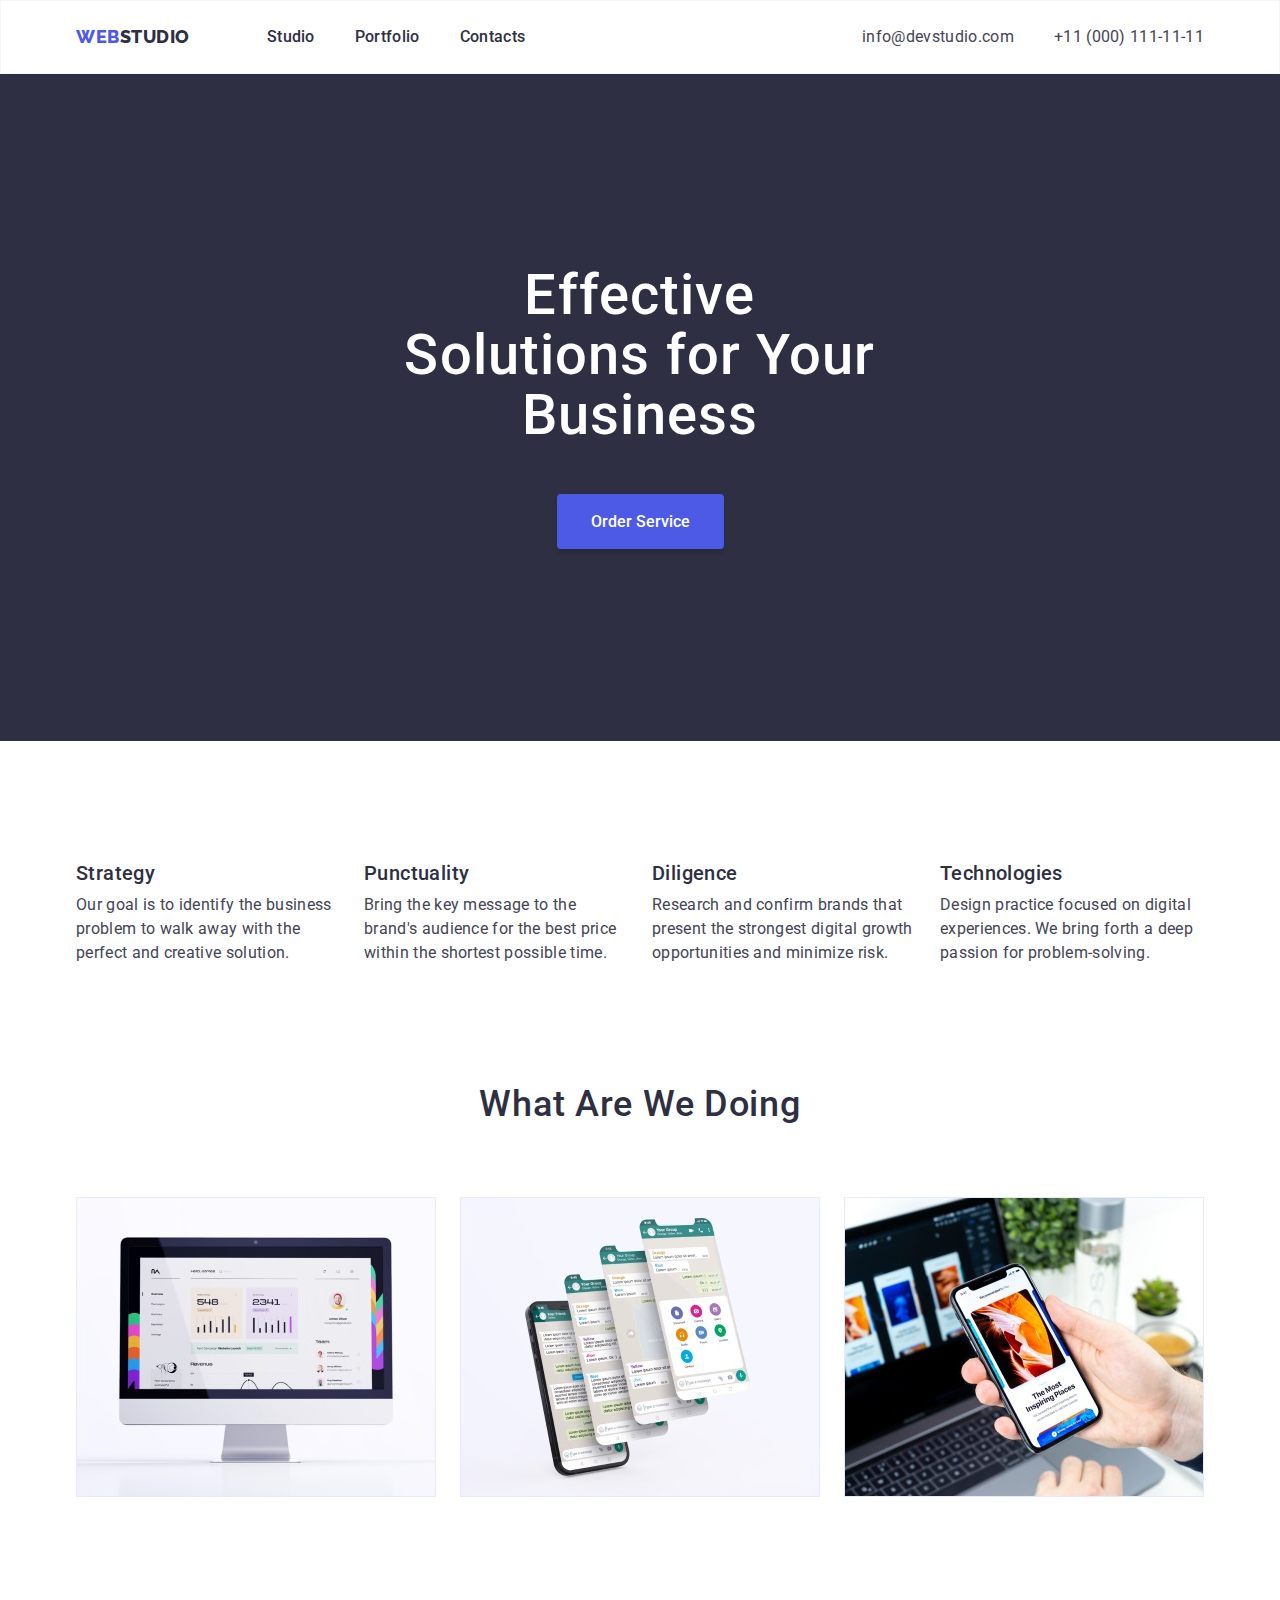
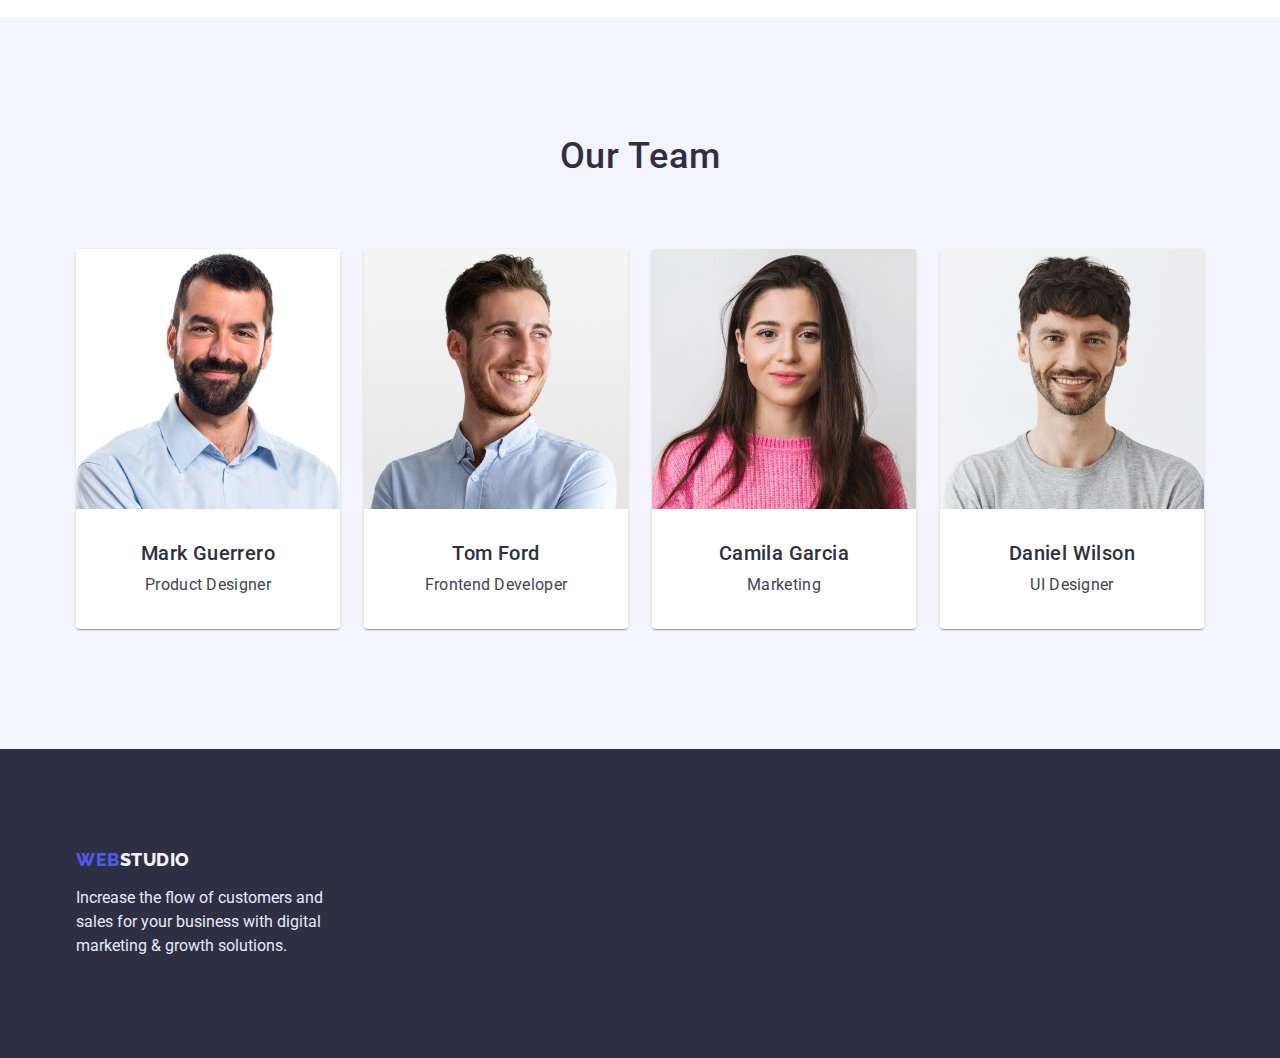
<file: index.html>
<!DOCTYPE html>
<html lang="en">
    <head>
        <meta charset="UTF-8">
        <meta http-equiv="X-UA-Compatible" content="IE=edge">
        <meta name="viewport" content="width=device-width, initial-scale=1.0">
        <link rel="stylesheet" href="https://cdnjs.cloudflare.com/ajax/libs/modern-normalize/1.0.0/modern-normalize.min.css" />
        <link rel="preconnect" href="https://fonts.googleapis.com">
        <link rel="preconnect" href="https://fonts.gstatic.com" crossorigin>
        <link href="https://fonts.googleapis.com/css2?family=Raleway:wght@700&family=Roboto:wght@400;500;700;900&display=swap"
            rel="stylesheet">
        <link rel="stylesheet" href="./css/styles.css" />
        <title>Document</title>
    </head>
    <body>
        <!--header-->
            <header class="header">
                <div class="container">
                    <nav class="nav nav-link">
                        <a href="./index.html" class="link-logo"><span class="logo">Web</span><span class="studio">Studio</span></a>
                        <ul class="list-nav nav-list">
                            <li class="link-list"><a href="" class="link">Studio</a></li>
                            <li class="link-list"><a href="./portfolio.html" class="link">Portfolio</a></li>
                            <li class="link-list"><a href="" class="link">Contacts</a></li>
                        </ul>
                    </nav>
                    <ul class="list-nav list-contacts">
                        <li class="contacts-item"><a href="" class="link-contacts">info@devstudio.com</a></li>
                        <li class="contacts-item"><a href="" class="link-contacts">+11 (000) 111-11-11</a></li>
                    </ul>
                </div>
            </header>
        <!--main-->
        <main>
            <!--hero-->
            <section class="hero">
                <div class="container">
                    <h1 class="hero-name">Effective Solutions for Your Business</h1>
                    <button type="button" class="buttons button-order">Order Service</button>
                </div>
            </section>
            <!--Feature-->
            <section class="section">
                <div class="container">
                    <h2 class="visually-hidden title">Features</h2>
                    <ul class="list-cards">
                        <li class="list-cards-box">
                            <h3 class="title-cards">Strategy</h3>
                            <p>
                                Our goal is to identify the business
                                problem to walk away with the perfect and creative solution.
                            </p>
                        </li>
                        <li class="list-cards-box">
                            <h3 class="title-cards">Punctuality</h3>
                            <p>
                                Bring the key message to the brand's audience for the best price within the shortest possible
                                time.
                            </p>
                        </li>
                        <li class="list-cards-box">
                            <h3 class="title-cards">Diligence</h3>
                            <p>
                                Research and confirm brands that present the strongest digital growth opportunities and minimize
                                risk.
                            </p>
                        </li>
                        <li class="list-cards-box">
                            <h3 class="title-cards">Technologies</h3>
                            <p>
                                Design practice focused on digital experiences. We bring forth a deep passion for
                                problem-solving.
                            </p>
                        </li>
                    </ul>
                </div>
            </section>
            <!--Our work-->
            <section class="section-work">
                <div class="container">
                    <h2 class="title">What are we doing</h2>
                    <ul class="list-cards">
                        <li>
                            <img src="./images/Rectangle71.jpg" width="360" alt="Tablet" />
                        </li>
                        <li>
                            <img src="./images/Rectangle71(1).jpg" width="360" alt="Phone" />
                        </li>
                        <li>
                            <img src="./images/Rectangle71(2).jpg" width="360" alt="Lap Top" />
                        </li>
                    </ul>
                </div>
            </section>
            <!--Team cards-->
            <section class="team section">
                <div class="container">
                <h2 class="title team">Our Team</h2>
                <ul class="list-cards">
                    <li class="team-cards">
                        <img src="./images/img.jpg" width="264" alt="Mark Guerrero" />
                        <div class="team-cadrs_box">
                            <h3 class="title-cards">Mark Guerrero</h3>
                            <p>Product Designer</p>
                        </div>
                    </li>
                    <li class="team-cards">
                        <img src="./images/img1.jpg" width="264" alt="Tom Ford" />
                        <div class="team-cadrs_box">
                            <h3 class="title-cards">Tom Ford</h3>
                            <p>Frontend Developer</p>
                        </div>
                    </li>
                    <li class="team-cards">
                        <img src="./images/img2.jpg" width="264" alt="Camila Garcia" />
                        <div class="team-cadrs_box">
                            <h3 class="title-cards">Camila Garcia</h3>
                            <p>Marketing</p>
                        </div>
                    </li>
                    <li class="team-cards">
                        <img src="./images/img3.jpg" width="264" alt="Daniel Wilson" />
                        <div class="team-cadrs_box">
                            <h3 class="title-cards">Daniel Wilson</h3>
                            <p>UI Designer</p>
                        </div>
                    </li>
                </ul>
                </div>
            </section>
        </main>
        <!--Footer-->
        <footer class="footer">
            <div class="container">
                <a href="" class="link-footer"><span class="logo-footer">Web</span><span class="studio-footer">Studio</span></a>
                <p class="text-footer">
                    Increase the flow of customers and sales for your business with digital marketing & growth solutions.
                </p>
            </div>
        </footer>
    </body>
</html>
</file>
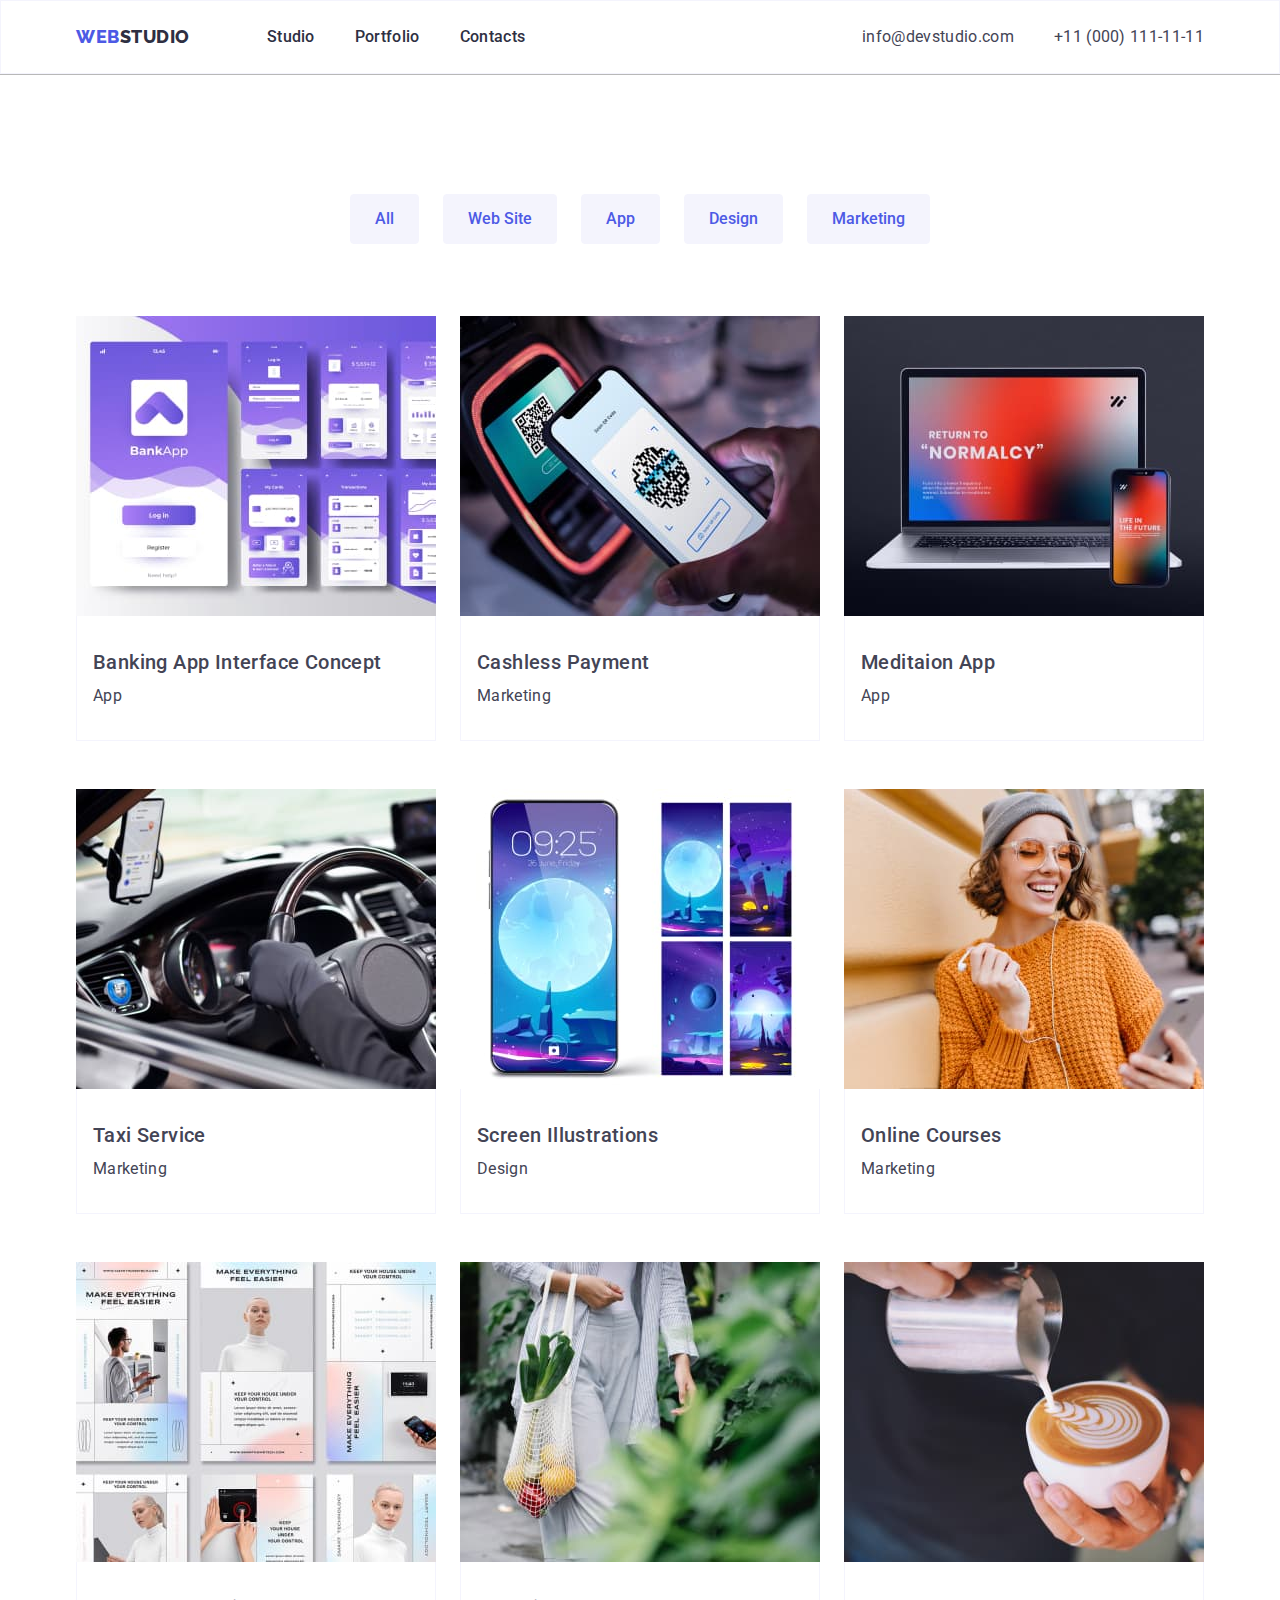
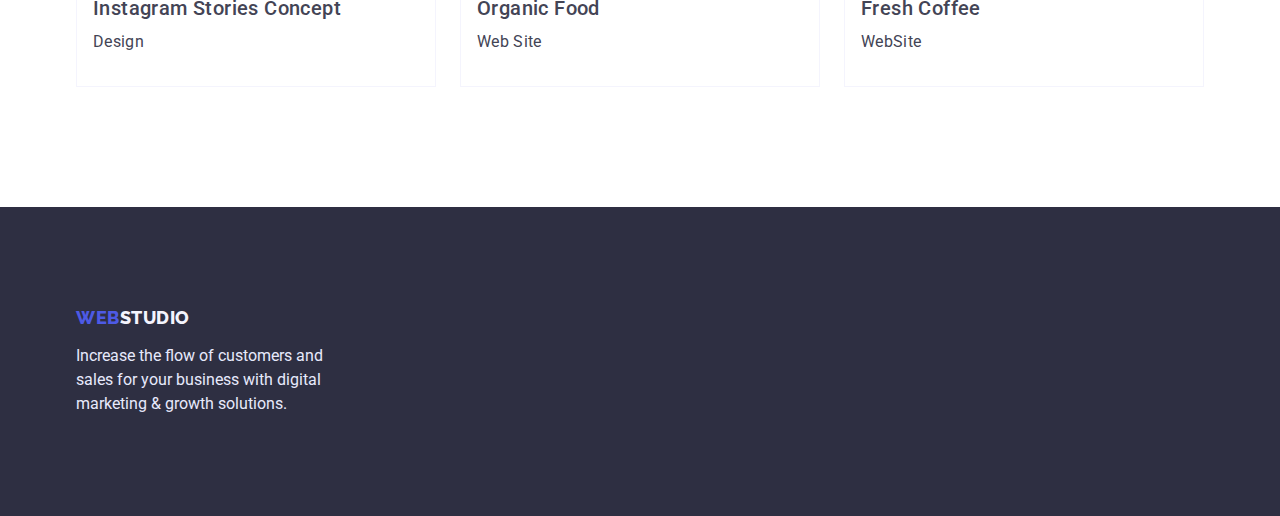
<file: portfolio.html>
<!DOCTYPE html>
<html lang="en">
<head>
    <meta charset="UTF-8">
    <meta http-equiv="X-UA-Compatible" content="IE=edge">
    <meta name="viewport" content="width=device-width, initial-scale=1.0">
    <link rel="stylesheet" href="https://cdnjs.cloudflare.com/ajax/libs/modern-normalize/1.0.0/modern-normalize.min.css" />
    <link rel="preconnect" href="https://fonts.googleapis.com">
    <link rel="preconnect" href="https://fonts.gstatic.com" crossorigin>
    <link
        href="https://fonts.googleapis.com/css2?family=Raleway:wght@700&family=Roboto:wght@400;500;700;900&display=swap"
        rel="stylesheet">
        <link rel="stylesheet" href="./css/styles.css" />
    <title>Document</title>
</head>
<body>
    <!--header-->
<header class="header">
    <div class="container">
        <nav class="nav nav-link">
            <a href="./index.html" class="link-logo"><span class="logo">Web</span><span class="studio">Studio</span></a>
            <ul class="list-nav nav-list">
                <li class="link-list"><a href="./index.html" class="link">Studio</a></li>
                <li class="link-list"><a href="./portfolio.html" class="link">Portfolio</a></li>
                <li class="link-list"><a href="" class="link">Contacts</a></li>
            </ul>
        </nav>
        <ul class="list-nav list-contacts">
            <li class="contacts-item"><a href="" class="link-contacts">info@devstudio.com</a></li>
            <li class="contacts-item"><a href="" class="link-contacts">+11 (000) 111-11-11</a></li>
        </ul>
    </div>
</header>
    <!--main-->
    <main>
        <!--filtres-->
        <section class="section portfolio">
            <div class="container">
        <h1 hidden>Our projects</h1>
                <ul class="filter-list">
                    <li class="filter-item"><button type="button" class="filter-btn">All</button></li>
                    <li class="filter-item"><button type="button" class="filter-btn">Web Site</button></li>
                    <li class="filter-item"><button type="button" class="filter-btn">App</button></li>
                    <li class="filter-item"><button type="button" class="filter-btn">Design</button></li>
                    <li class="filter-item"><button type="button" class="filter-btn">Marketing</button></li>  
                </ul>
                <!--row1-->
                <ul class="portfolio-cards_list list">
                    <li class="portfolio-cards_item">
                        <img src="./images/img11.jpg" alt="menu app" width="360">
                        <div class="portfolio-cards_box">
                            <h2  class="subtitle">Banking App Interface Concept</h2>
                            <p class="text">App</p>
                        </div>
                    </li>
                    <li class="portfolio-cards_item">
                        <img src="./images/img121.jpg" alt="cashless payment" width="360">
                        <div class="portfolio-cards_box">
                            <h2 class="subtitle">Cashless Payment</h2>
                            <p class="text">Marketing</p>
                        </div>
                    </li>
                    <li class="portfolio-cards_item">
                        <img src="./images/img13.jpg" alt="Meditaion App" width="360">
                        <div class="portfolio-cards_box">
                            <h2 class="subtitle">Meditaion App</h2>
                            <p class="text">App</p>
                        </div>
                    </li>
                    <!--row2-->
                    <li class="portfolio-cards_item">
                        <img src="./images/img14.jpg" alt="Taxi Service app" width="360">
                        <div class="portfolio-cards_box">
                            <h2 class="subtitle">Taxi Service</h2>
                            <p class="text">Marketing</p>
                        </div>
                    </li>
                    <li class="portfolio-cards_item">
                        <img src="./images/img15.jpg" alt="Screen Illustrations" width="360">
                        <div class="portfolio-cards_box">
                            <h2 class="subtitle">Screen Illustrations</h2>
                            <p class="text">Design</p>
                        </div>
                    </li>
                    <li class="portfolio-cards_item">
                        <img src="./images/img16.jpg" alt="Online Courses" width="360">
                        <div class="portfolio-cards_box">
                            <h2 class="subtitle">Online Courses</h2>
                           <p class="text">Marketing</p>
                        </div>
                    </li>
                    <!--row3-->
                    <li class="portfolio-cards_item">
                        <img src="./images/img17.jpg" alt="Instagram Stories Concept" width="360">
                        <div class="portfolio-cards_box">
                            <h2 class="subtitle">Instagram Stories Concept</h2>
                                <p class="text">Design</p>
                        </div>
                    </li>
                    <li class="portfolio-cards_item">
                        <img src="./images/img18.jpg" alt="Organic Food" width="360">
                        <div class="portfolio-cards_box">
                            <h2 class="subtitle">Organic Food</h2>
                            <p class="text">Web Site</p>
                      </div>
                    </li>
                    <li class="portfolio-cards_item">
                        <img src="./images/img19.jpg" alt="Fresh Coffee" width="360">
                        <div class="portfolio-cards_box">
                            <h2 class="subtitle">Fresh Coffee</h2>
                            <p class="text">WebSite</p>
                       </div>
                    </li>
                </ul>
            </div>
        </section>
    </main>
    <!--Footer-->
    <footer class="footer">
        <div class="container">
            <a href="" class="link-footer"><span class="logo-footer">Web</span><span class="studio-footer">Studio</span></a>
            <p class="text-footer">
                Increase the flow of customers and sales for your business with digital marketing & growth solutions.
            </p>
        </div>
    </footer>
</body>
</html>
</file>
<file: css/styles.css>
:root {
    --text-color: #434455;
    --dark-color: #2E2F42;
    --primarybrand-color: #4d5ae5;
    --bt-color:#404BBF;
    --bg-color: #FFFFFF;
    --cloud-color:#F4F4FD;
    --cornflower-color:#E7E9FC;
    --card-shadow: 0px 2px 1px -1px rgba(0, 0, 0, 0.2), 0px 1px 1px 0px rgba(0, 0, 0, 0.14), 0px 1px 3px 0px rgba(0, 0, 0, 0.12);
    --header-box-shadow: 0px 1px 0px 0px rgba(0, 0, 0, 0.1), 0px 1px 0px 0px rgba(0, 0, 0, 0.1), 0px 1px 0px 0px rgba(0, 0, 0, 0.1);
    --baton-order-shadow: 0px 4px 4px rgba(0, 0, 0, 0.15);
        border-radius: 4px;
}
body {
    background-color:var(--bg-color);
    color: var(--text-color);
    font-family:'Roboto', sans-serif;
}
h1,h2,h3,p,ul {
    margin: 0;
    padding: 0;
}
img {
    display: block;
    max-width: 100%;
    height: auto;
}
.text {
    line-height: 1.5;
}
.container {
    width: 1158px;
    margin: 0 auto;
    padding-left: 15px;
    padding-right: 15px;

}
/* < !--header--> */
.header > .container {
    display: flex;
    align-items: center;
}
.header {
    background: var(--bg-color);
    text-decoration: none;
    border: 1px solid var(--cloud-color);
    box-shadow: var(--header-box-shadow);
}
.contacts-item {
display: flex;
    margin-right: 40px;
 
}
.contacts-item:last-child {
margin-right: 0; 
}
.list-contacts {
    margin-left: auto;
}
.nav-link {
    display: flex;
    
}
.link-logo {
    display: flex;
    padding-top: 24px;
    padding-bottom: 24px;
    text-decoration: none;
    margin-right: 77px;
}
.link-list {
    display: flex;
    margin-right: 40px;
}
.link-list:last-child {
margin-right:0;
}

.link {
    color: var(--dark-color);
    text-decoration: none;
    font-family: inherit;
    font-weight: 500;
    font-size: 16px;
    line-height: 1.5;
    letter-spacing: 0.02em;
    padding-top: 24px;
    padding-bottom: 24px;
}
.link-contacts {
    color: var(--text-color);
    text-decoration: none;
    font-family: inherit;
    font-weight: 400;
    font-size: 16px;
    line-height: 1.5;
    padding-top: 24px;
    padding-bottom: 24px;
}
 /* < !--main--> */
.hero {
    background: var(--dark-color);
    padding-top: 192px;
    padding-bottom: 192px;
}
 .hero >.container {
text-align: center;
}
.button-order {
    margin-top: 48px;
    border: 2px solid var(--primarybrand-color);
    box-shadow: var(--baton-order-shadow);
    border-radius: 4px;
    padding-top: 16px;
    padding-right: 32px;
    padding-bottom: 16px;
    padding-left: 32px;
}
.hero-name {
    width: 492px;
    margin-right: auto;
    margin-left: auto;
    font-family: inherit;
    font-weight: 500;
    font-size: 56px;
    line-height: 1.07;
    letter-spacing: 0.02em;
    color: var(--bg-color);
}
.logo {
    font-family: 'Raleway', sans-serif;
    font-weight: 800;
    font-size: 18px;
    line-height: 1.33;
    text-decoration: none;
    letter-spacing: 0.03em;
    text-transform: uppercase;
    color: var(--primarybrand-color);
}
.link-contacts:hover,
.link-contacts:focus,
.logo:hover,
.logo:focus,
.link:hover,
.link:focus,
.studio:hover,
.studio:focus,
.link:active {
    color: var(--primarybrand-color);
}
.studio {
    font-family: 'Raleway', sans-serif;
    font-weight: 800;
    font-size: 18px;
    text-decoration: none;
    line-height: 1.33;
    letter-spacing: 0.03em;
    color: var(--dark-color);
    text-transform: uppercase;
    text-decoration: none;
}
.buttons:hover,
.buttons:focus {
    background-color: var(--primarybrand-color);
   color: var(--bg-color);
}
.buttons:active {
    background-color: var(--bt-color);
    color: var(--bg-color);
}
.list-nav {
    display: flex;
    list-style: none;
    font-family: inherit;
    font-weight: 400;
    font-size: 16px;
    line-height: 1.5;
    letter-spacing: 0.02em;
    color: var(--text-color);
}
.buttons {
    font-family: inherit;
    font-weight: 500;
    font-size: 16px;
    line-height: 1.19;
    background: var(--primarybrand-color);
    color:var(--bg-color);
}
/* < !--Feature--> */
.section {
   padding-top: 120px;
   padding-bottom: 120px;
}
.title {
    text-align: center;
    font-family: inherit;
    font-weight: 500;
    font-size: 36px;
    line-height: 1.11;
    letter-spacing: 0.02em;
    text-transform: capitalize;
    color:var(--dark-color);
   margin-bottom: 72px;
}
.title-cards {
    font-weight: 500;
    font-size: 20px;
    line-height: 1.2;
    letter-spacing: 0.02em;
    color:var(--dark-color);
    margin-bottom: 8px;
}
.list {
    display: flex;
    list-style: none;
    font-family: inherit;
     font-size: 16px;
    line-height: 1.5;
    letter-spacing: 0.02em;
    color: var(--text-color);
    gap: 24px;
}
.team {
    background:var(--cloud-color);
    text-align: center;
}
.team-cards {
    text-align: center;
    background:var(--bg-color);
    box-shadow: var(--card-shadow);
    border-radius: 4px;
    /* overflow: hidden; */
    
}
.list-cards {
    display: flex;
        list-style: none;
        font-family: inherit;
        font-size: 16px;
        line-height: 1.5;
        letter-spacing: 0.02em;
        color: var(--text-color);
        padding-left: 0px;
        gap: 24px;
}
.list-cards-box {
        width: 264px;
        font-size: 16px;
        line-height: 1.5;
        letter-spacing: 0.02em;
        color: var(--text-color);
        padding-left: 0px;
}
.team-cadrs_box {
    padding-top: 32px;
        padding-bottom: 32px;
        padding-left: 16px;
        padding-right: 16px;       
}
.section-work {
    padding-bottom: 120px;
}
/* < !--Footer--> */
.footer {
    padding-top: 100px;
    padding-bottom: 100px;
    background: var(--dark-color);
    color: var(--cornflower-color);
}
.text-footer {
    width: 264px;
    font-size: 16px;
    line-height: 1.5;
}
.link-footer {
    display: flex;
    margin-bottom: 16px;
    text-decoration: none;
}
.logo-footer {
    font-family: 'Raleway', sans-serif;
        font-weight: 800;
        font-size: 18px;
        line-height: 1.17;
        text-decoration: none;
        letter-spacing: 0.03em;
        text-transform: uppercase;
        color: var(--primarybrand-color);
}
.studio-footer {
    
    color:var(--cloud-color);
    font-family: 'Raleway', sans-serif;
    font-style: normal;
    font-weight: 800;
    font-size: 18px;
    line-height: 1.17;
    letter-spacing: 0.03em;
    text-transform: uppercase;
}
.studio-footer:hover,
.studio-footer:focus {
    background-color: var(--primarybrand-color);
    color: var(--cloud-color);
}
.filter-btn {
    font-family:inherit;
    font-weight: 500;
    font-size: 16px;
    line-height: 1.5;
    color: var(--primarybrand-color);
    background-color: var(--cloud-color);
    border: 1px solid var(--cloud-color);
    border-radius: 4px;
    
}
.filter-item {
    list-style: none;
}
.filter-btn:hover,
.filter-btn:focus {
    background-color: var(--primarybrand-color);
    color: var(--bg-color);
}
.visually-hidden {
    position: absolute;
    width: 1px;
    height: 1px;
    margin: -1px;
    border: 0px;
    padding: 0px;
    white-space: nowrap;
    clip-path: inset(100%);
    clip: rect(0 0 0 0);
    overflow: hidden;
}
/* < filter-list> */
.filter-btn {
    padding-top: 12px;
    padding-bottom: 12px;
    padding-left: 24px;
    padding-right: 24px;
    border-radius: 4px;
}
.filter-list {
    display: flex;
    justify-content: center;
    margin-bottom: 72px;
    gap: 24px;
    padding-left: 0px;
}
/* <portfolio-cards> */
.portfolio-cards_list {
    display: flex;
    flex-wrap: wrap;
    row-gap: 48px;
    column-gap: 24px;
    padding-left: 0px;
}
.portfolio-cards_item {
    flex-basis: calc((100% - 2 * 24px) / 3);
}
.portfolio-cards_box {
    padding-top: 32px;
    padding-bottom: 32px;
    padding-left: 16px;
    padding-right: 16px;
    border: 1px solid var(--cloud-color);
    border-top: 0px;
}
.subtitle {
    font-size: 20px;
    font-weight: 500;
    line-height: 1.4;
    letter-spacing: .02em;
    margin-bottom: 8px;
}
/* .portfolio {} */
</file>
